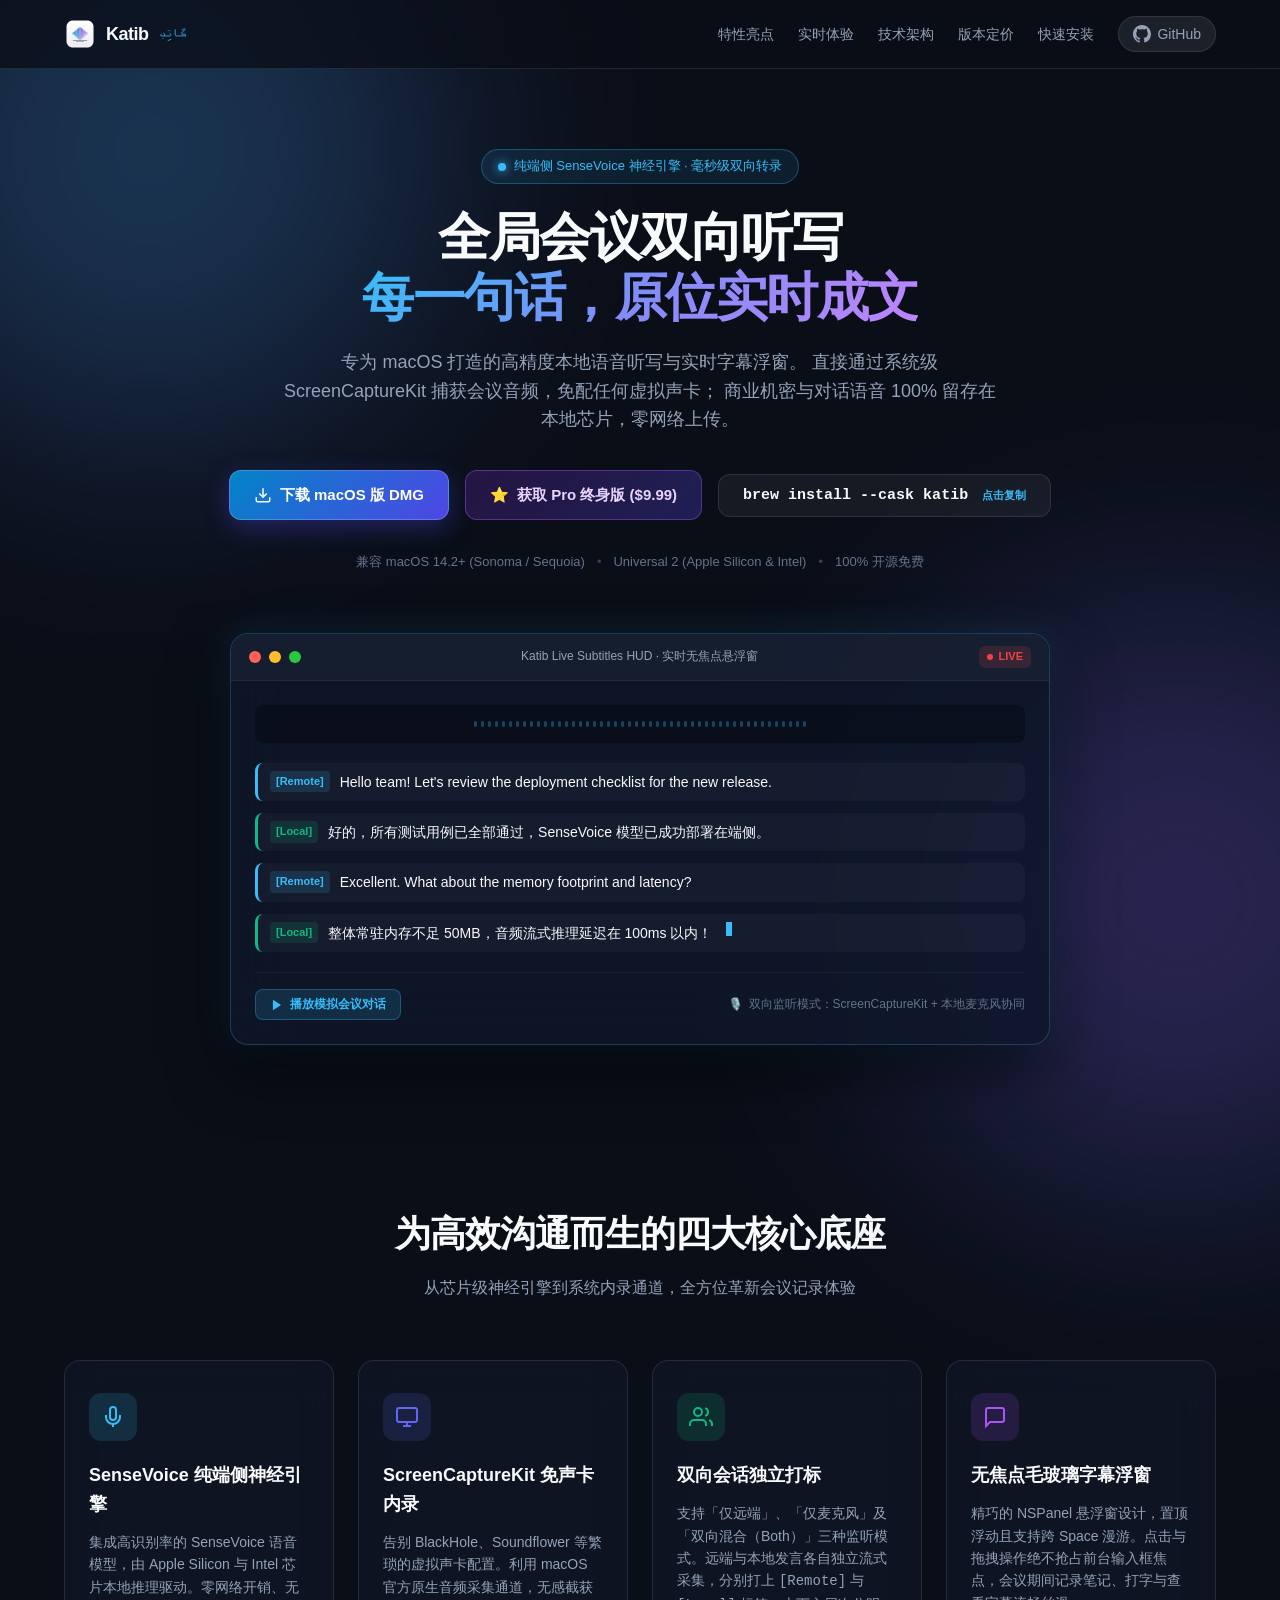
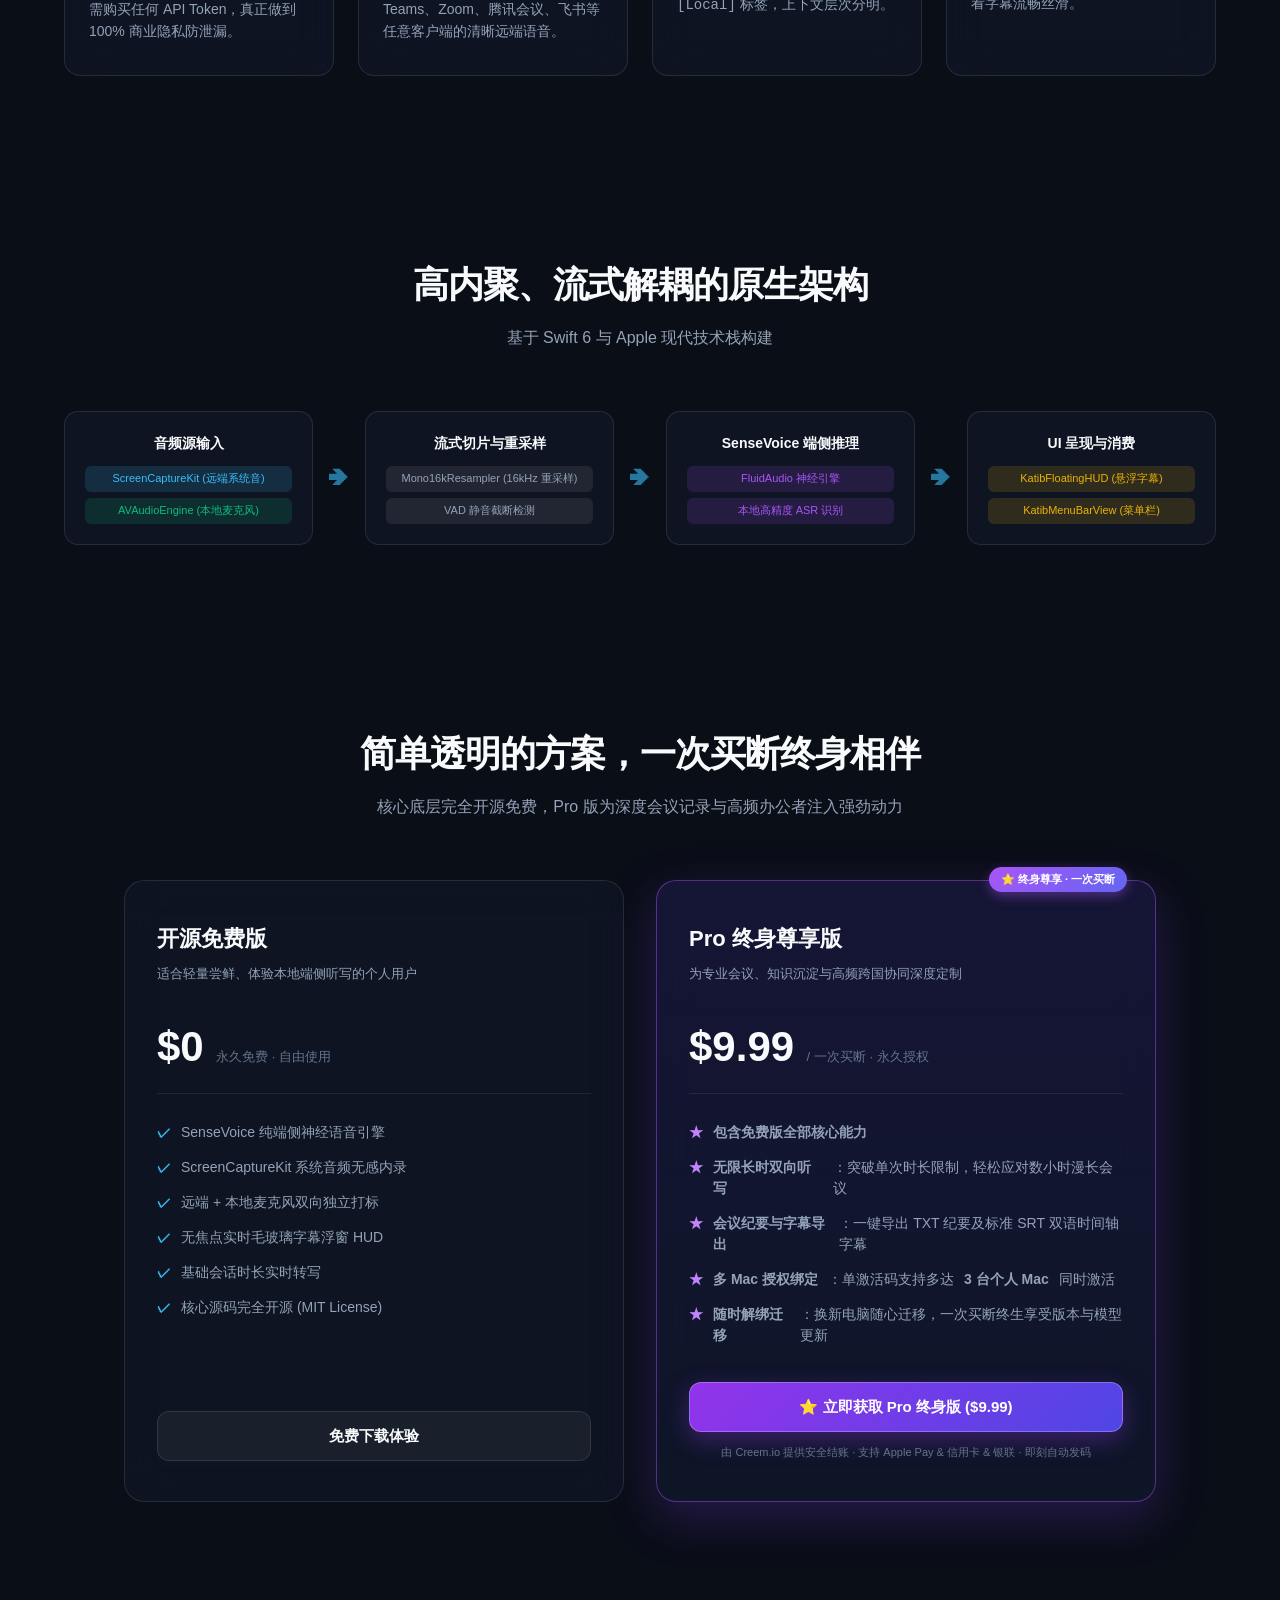
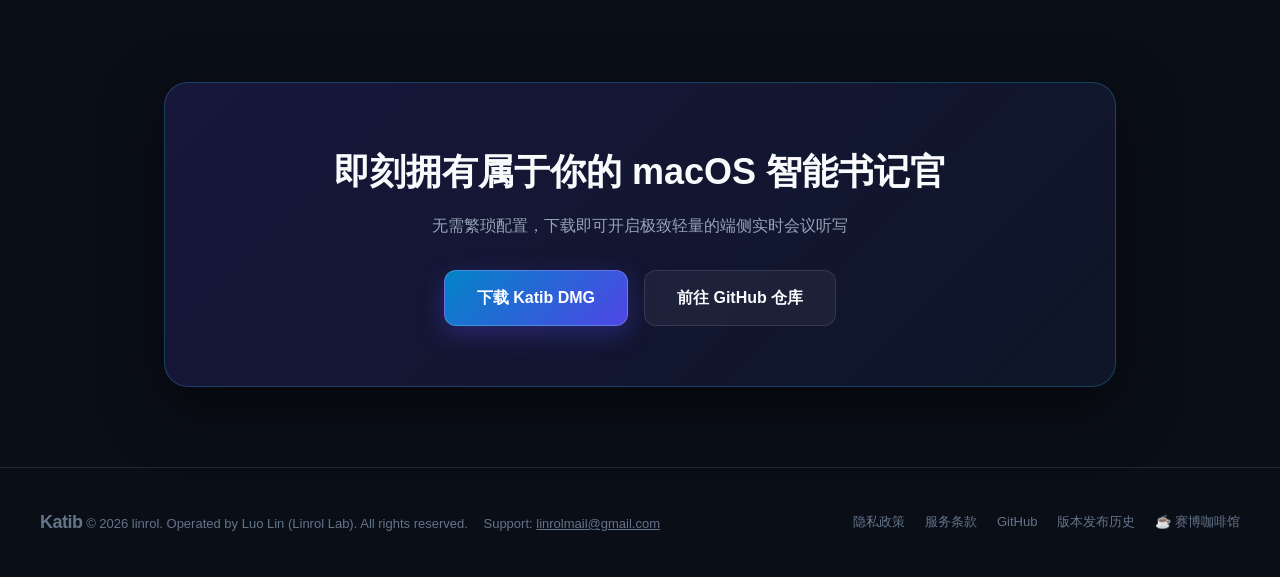
<file: docs/index.html>
<!DOCTYPE html>
<html lang="zh-CN">
  <head>
    <meta charset="utf-8" />
    <meta name="viewport" content="width=device-width, initial-scale=1" />
    <title>Katib · 毫秒级端侧双向会议听写与实时字幕 | macOS 极简原生工具</title>
    <meta
      name="description"
      content="Katib (كَاتِب) 是一款专为 macOS 设计的纯端侧离线、全局会议双向实时语音转录与字幕浮窗工具。基于 SenseVoice 本地神经引擎与 ScreenCaptureKit，免虚拟声卡，100% 隐私安全。"
    />
    <meta
      name="keywords"
      content="Katib, macOS字幕, 会议转录, 实时字幕, 语音转文字, SenseVoice, ScreenCaptureKit, 离线听写, 双向录音, 纯端侧AI, Swift开源, 腾讯会议字幕, Teams字幕, Zoom字幕"
    />
    <meta name="author" content="linrol" />
    <meta name="robots" content="index, follow" />
    <link rel="canonical" href="https://linrol.eu.org/katib/" />

    <!-- Open Graph / Facebook -->
    <meta property="og:type" content="website" />
    <meta property="og:url" content="https://linrol.eu.org/katib/" />
    <meta property="og:title" content="Katib · 毫秒级端侧双向会议听写与实时字幕" />
    <meta
      property="og:description"
      content="专为 macOS 打造的纯端侧离线语音转写工具。ScreenCaptureKit 免声卡内录 + SenseVoice 本地神经引擎，零延迟，100% 隐私安全。"
    />
    <meta property="og:image" content="https://linrol.eu.org/katib/assets/app-icon.png" />

    <!-- Twitter -->
    <meta name="twitter:card" content="summary" />
    <meta name="twitter:title" content="Katib · 毫秒级端侧双向会议听写与实时字幕" />
    <meta
      name="twitter:description"
      content="专为 macOS 打造的纯端侧离线语音转写工具。ScreenCaptureKit 免声卡内录 + SenseVoice 本地神经引擎，零延迟，100% 隐私安全。"
    />
    <meta name="twitter:image" content="https://linrol.eu.org/katib/assets/app-icon.png" />

    <!-- Theme & Icons -->
    <meta name="theme-color" content="#0b0f19" />
    <link rel="icon" type="image/png" href="assets/favicon.png" />
    <link rel="apple-touch-icon" href="assets/app-icon.png" />

    <link rel="stylesheet" href="styles.css" />
  </head>
  <body>
    <!-- Background Aura Glow -->
    <div class="glow-bg top-left"></div>
    <div class="glow-bg bottom-right"></div>

    <!-- Navigation Bar -->
    <header class="navbar">
      <div class="nav-container">
        <a href="#" class="brand">
          <img src="assets/favicon.png" alt="Katib Logo" class="brand-logo" />
          <span class="brand-name">Katib</span>
          <span class="brand-arabic">كَاتِب</span>
        </a>
        <nav class="nav-links">
          <a href="#features">特性亮点</a>
          <a href="#demo">实时体验</a>
          <a href="#architecture">技术架构</a>
          <a href="#pricing">版本定价</a>
          <a href="#install">快速安装</a>
          <a href="https://github.com/linrol/katib" target="_blank" rel="noopener" class="nav-github">
            <svg width="18" height="18" viewBox="0 0 16 16" fill="currentColor">
              <path d="M8 0C3.58 0 0 3.58 0 8c0 3.54 2.29 6.53 5.47 7.59.4.07.55-.17.55-.38 0-.19-.01-.82-.01-1.49-2.01.37-2.53-.49-2.69-.94-.09-.23-.48-.94-.82-1.13-.28-.15-.68-.52-.01-.53.63-.01 1.08.58 1.23.82.72 1.21 1.87.87 2.33.66.07-.52.28-.87.51-1.07-1.78-.2-3.64-.89-3.64-3.95 0-.87.31-1.59.82-2.15-.08-.2-.36-1.02.08-2.12 0 0 .67-.21 2.2.82.64-.18 1.32-.27 2-.27.68 0 1.36.09 2 .27 1.53-1.04 2.2-.82 2.2-.82.44 1.1.16 1.92.08 2.12.51.56.82 1.27.82 2.15 0 3.07-1.87 3.75-3.65 3.95.29.25.54.73.54 1.48 0 1.07-.01 1.93-.01 2.2 0 .21.15.46.55.38A8.013 8.013 0 0016 8c0-4.42-3.58-8-8-8z"/>
            </svg>
            GitHub
          </a>
        </nav>
      </div>
    </header>

    <!-- Hero Section -->
    <main class="hero">
      <div class="hero-container">
        <div class="badge-pill">
          <span class="badge-dot"></span>
          <span>纯端侧 SenseVoice 神经引擎 · 毫秒级双向转录</span>
        </div>

        <h1 class="hero-title">
          全局会议双向听写<br />
          <span class="gradient-text">每一句话，原位实时成文</span>
        </h1>

        <p class="hero-desc">
          专为 macOS 打造的高精度本地语音听写与实时字幕浮窗。
          直接通过系统级 ScreenCaptureKit 捕获会议音频，免配任何虚拟声卡；
          商业机密与对话语音 100% 留存在本地芯片，零网络上传。
        </p>

        <div class="hero-actions">
          <a href="https://github.com/linrol/katib/releases/latest" id="downloadBtn" class="btn btn-primary">
            <svg width="18" height="18" viewBox="0 0 24 24" fill="none" stroke="currentColor" stroke-width="2">
              <path d="M21 15v4a2 2 0 0 1-2 2H5a2 2 0 0 1-2-2v-4"></path>
              <polyline points="7 10 12 15 17 10"></polyline>
              <line x1="12" y1="15" x2="12" y2="3"></line>
            </svg>
            <span id="downloadBtnText">下载 macOS 版 DMG</span>
          </a>
          <a href="https://www.creem.io/payment/prod_7QcjNL9GaMP6RCGo3NNENp" target="_blank" rel="noopener" class="btn btn-pro-hero">
            <span>⭐️</span>
            <span>获取 Pro 终身版 ($9.99)</span>
          </a>
          <button class="btn btn-secondary" onclick="copyBrewCommand()">
            <code id="brewCmd">brew install --cask katib</code>
            <span class="copy-tip" id="copyTip">点击复制</span>
          </button>
        </div>

        <div class="hero-meta">
          <span>兼容 macOS 14.2+ (Sonoma / Sequoia)</span>
          <span class="dot-separator">•</span>
          <span>Universal 2 (Apple Silicon & Intel)</span>
          <span class="dot-separator">•</span>
          <span>100% 开源免费</span>
        </div>
      </div>

      <!-- Live Floating HUD Visual Demo -->
      <section id="demo" class="demo-section">
        <div class="demo-window">
          <div class="window-titlebar">
            <div class="window-buttons">
              <span class="btn-close"></span>
              <span class="btn-min"></span>
              <span class="btn-max"></span>
            </div>
            <div class="window-title">Katib Live Subtitles HUD · 实时无焦点悬浮窗</div>
            <div class="window-badge">
              <span class="live-dot"></span>
              <span>LIVE</span>
            </div>
          </div>

          <div class="window-body">
            <!-- Simulated Waveform Spectrum -->
            <div class="waveform-bar" id="waveformBar">
              <!-- Dynamically populated or styled bars -->
            </div>

            <!-- Dialogue transcript stream -->
            <div class="subtitles-stream" id="subtitlesStream">
              <div class="sentence-item remote">
                <span class="tag tag-remote">[Remote]</span>
                <span class="text">Hello team! Let's review the deployment checklist for the new release.</span>
              </div>
              <div class="sentence-item local">
                <span class="tag tag-local">[Local]</span>
                <span class="text">好的，所有测试用例已全部通过，SenseVoice 模型已成功部署在端侧。</span>
              </div>
              <div class="sentence-item remote">
                <span class="tag tag-remote">[Remote]</span>
                <span class="text">Excellent. What about the memory footprint and latency?</span>
              </div>
              <div class="sentence-item local active">
                <span class="tag tag-local">[Local]</span>
                <span class="text">整体常驻内存不足 50MB，音频流式推理延迟在 100ms 以内！</span>
                <span class="cursor-blink"></span>
              </div>
            </div>

            <!-- Demo Controller -->
            <div class="demo-control-bar">
              <button class="demo-btn" id="playDemoBtn" onclick="toggleDemoSimulation()">
                <svg width="14" height="14" viewBox="0 0 24 24" fill="currentColor">
                  <polygon points="5 3 19 12 5 21 5 3"></polygon>
                </svg>
                <span id="demoBtnLabel">播放模拟会议对话</span>
              </button>
              <div class="demo-status-text">
                <span class="indicator-icon">🎙️</span>
                <span>双向监听模式：ScreenCaptureKit + 本地麦克风协同</span>
              </div>
            </div>
          </div>
        </div>
      </section>
    </main>

    <!-- Key Features Section -->
    <section id="features" class="features-section">
      <div class="section-container">
        <div class="section-header">
          <h2 class="section-title">为高效沟通而生的四大核心底座</h2>
          <p class="section-subtitle">从芯片级神经引擎到系统内录通道，全方位革新会议记录体验</p>
        </div>

        <div class="features-grid">
          <div class="feature-card">
            <div class="feature-icon-wrapper cyan">
              <svg width="24" height="24" viewBox="0 0 24 24" fill="none" stroke="currentColor" stroke-width="2">
                <path d="M12 2a3 3 0 0 0-3 3v7a3 3 0 0 0 6 0V5a3 3 0 0 0-3-3Z"></path>
                <path d="M19 10v2a7 7 0 0 1-14 0v-2"></path>
                <line x1="12" y1="19" x2="12" y2="22"></line>
              </svg>
            </div>
            <h3>SenseVoice 纯端侧神经引擎</h3>
            <p>
              集成高识别率的 SenseVoice 语音模型，由 Apple Silicon 与 Intel 芯片本地推理驱动。零网络开销、无需购买任何 API Token，真正做到 100% 商业隐私防泄漏。
            </p>
          </div>

          <div class="feature-card">
            <div class="feature-icon-wrapper indigo">
              <svg width="24" height="24" viewBox="0 0 24 24" fill="none" stroke="currentColor" stroke-width="2">
                <rect x="2" y="3" width="20" height="14" rx="2" ry="2"></rect>
                <line x1="8" y1="21" x2="16" y2="21"></line>
                <line x1="12" y1="17" x2="12" y2="21"></line>
              </svg>
            </div>
            <h3>ScreenCaptureKit 免声卡内录</h3>
            <p>
              告别 BlackHole、Soundflower 等繁琐的虚拟声卡配置。利用 macOS 官方原生音频采集通道，无感截获 Teams、Zoom、腾讯会议、飞书等任意客户端的清晰远端语音。
            </p>
          </div>

          <div class="feature-card">
            <div class="feature-icon-wrapper green">
              <svg width="24" height="24" viewBox="0 0 24 24" fill="none" stroke="currentColor" stroke-width="2">
                <path d="M17 21v-2a4 4 0 0 0-4-4H5a4 4 0 0 0-4 4v2"></path>
                <circle cx="9" cy="7" r="4"></circle>
                <path d="M23 21v-2a4 4 0 0 0-3-3.87"></path>
                <path d="M16 3.13a4 4 0 0 1 0 7.75"></path>
              </svg>
            </div>
            <h3>双向会话独立打标</h3>
            <p>
              支持「仅远端」、「仅麦克风」及「双向混合（Both）」三种监听模式。远端与本地发言各自独立流式采集，分别打上 <code>[Remote]</code> 与 <code>[Local]</code> 标签，上下文层次分明。
            </p>
          </div>

          <div class="feature-card">
            <div class="feature-icon-wrapper purple">
              <svg width="24" height="24" viewBox="0 0 24 24" fill="none" stroke="currentColor" stroke-width="2">
                <path d="M21 15a2 2 0 0 1-2 2H7l-4 4V5a2 2 0 0 1 2-2h14a2 2 0 0 1 2 2z"></path>
              </svg>
            </div>
            <h3>无焦点毛玻璃字幕浮窗</h3>
            <p>
              精巧的 NSPanel 悬浮窗设计，置顶浮动且支持跨 Space 漫游。点击与拖拽操作绝不抢占前台输入框焦点，会议期间记录笔记、打字与查看字幕流畅丝滑。
            </p>
          </div>
        </div>
      </div>
    </section>

    <!-- Architecture Section -->
    <section id="architecture" class="arch-section">
      <div class="section-container">
        <div class="section-header">
          <h2 class="section-title">高内聚、流式解耦的原生架构</h2>
          <p class="section-subtitle">基于 Swift 6 与 Apple 现代技术栈构建</p>
        </div>

        <div class="arch-flow">
          <div class="arch-node">
            <div class="node-title">音频源输入</div>
            <div class="node-content">
              <span class="pill blue">ScreenCaptureKit (远端系统音)</span>
              <span class="pill green">AVAudioEngine (本地麦克风)</span>
            </div>
          </div>
          <div class="arch-arrow">➔</div>
          <div class="arch-node">
            <div class="node-title">流式切片与重采样</div>
            <div class="node-content">
              <span class="pill gray">Mono16kResampler (16kHz 重采样)</span>
              <span class="pill gray">VAD 静音截断检测</span>
            </div>
          </div>
          <div class="arch-arrow">➔</div>
          <div class="arch-node">
            <div class="node-title">SenseVoice 端侧推理</div>
            <div class="node-content">
              <span class="pill purple">FluidAudio 神经引擎</span>
              <span class="pill purple">本地高精度 ASR 识别</span>
            </div>
          </div>
          <div class="arch-arrow">➔</div>
          <div class="arch-node">
            <div class="node-title">UI 呈现与消费</div>
            <div class="node-content">
              <span class="pill yellow">KatibFloatingHUD (悬浮字幕)</span>
              <span class="pill yellow">KatibMenuBarView (菜单栏)</span>
            </div>
          </div>
        </div>
      </div>
    </section>

    <!-- Pricing Section -->
    <section id="pricing" class="pricing-section">
      <div class="section-container">
        <div class="section-header">
          <h2 class="section-title">简单透明的方案，一次买断终身相伴</h2>
          <p class="section-subtitle">核心底层完全开源免费，Pro 版为深度会议记录与高频办公者注入强劲动力</p>
        </div>

        <div class="pricing-grid">
          <!-- Free Plan -->
          <div class="pricing-card">
            <div class="pricing-header">
              <h3 class="pricing-plan-title">开源免费版</h3>
              <p class="pricing-plan-desc">适合轻量尝鲜、体验本地端侧听写的个人用户</p>
            </div>
            <div class="pricing-price-box">
              <div class="pricing-price">$0</div>
              <span class="pricing-price-sub">永久免费 · 自由使用</span>
            </div>
            <ul class="pricing-features">
              <li><span class="check-icon">✓</span> SenseVoice 纯端侧神经语音引擎</li>
              <li><span class="check-icon">✓</span> ScreenCaptureKit 系统音频无感内录</li>
              <li><span class="check-icon">✓</span> 远端 + 本地麦克风双向独立打标</li>
              <li><span class="check-icon">✓</span> 无焦点实时毛玻璃字幕浮窗 HUD</li>
              <li><span class="check-icon">✓</span> 基础会话时长实时转写</li>
              <li><span class="check-icon">✓</span> 核心源码完全开源 (MIT License)</li>
            </ul>
            <a href="https://github.com/linrol/katib/releases/latest" class="btn btn-secondary btn-full">
              免费下载体验
            </a>
          </div>

          <!-- Pro Plan -->
          <div class="pricing-card featured">
            <div class="pricing-tag">⭐️ 终身尊享 · 一次买断</div>
            <div class="pricing-header">
              <h3 class="pricing-plan-title">Pro 终身尊享版</h3>
              <p class="pricing-plan-desc">为专业会议、知识沉淀与高频跨国协同深度定制</p>
            </div>
            <div class="pricing-price-box">
              <div class="pricing-price">$9.99</div>
              <span class="pricing-price-sub">/ 一次买断 · 永久授权</span>
            </div>
            <ul class="pricing-features">
              <li><span class="check-icon pro">★</span> <strong>包含免费版全部核心能力</strong></li>
              <li><span class="check-icon pro">★</span> <strong>无限长时双向听写</strong>：突破单次时长限制，轻松应对数小时漫长会议</li>
              <li><span class="check-icon pro">★</span> <strong>会议纪要与字幕导出</strong>：一键导出 TXT 纪要及标准 SRT 双语时间轴字幕</li>
              <li><span class="check-icon pro">★</span> <strong>多 Mac 授权绑定</strong>：单激活码支持多达 <strong>3 台个人 Mac</strong> 同时激活</li>
              <li><span class="check-icon pro">★</span> <strong>随时解绑迁移</strong>：换新电脑随心迁移，一次买断终生享受版本与模型更新</li>
            </ul>
            <a href="https://www.creem.io/payment/prod_7QcjNL9GaMP6RCGo3NNENp" target="_blank" rel="noopener" class="btn btn-pro btn-full">
              ⭐️ 立即获取 Pro 终身版 ($9.99)
            </a>
            <div class="pricing-note">由 Creem.io 提供安全结账 · 支持 Apple Pay & 信用卡 & 银联 · 即刻自动发码</div>
          </div>
        </div>
      </div>
    </section>

    <!-- Installation CTA Section -->
    <section id="install" class="install-section">
      <div class="section-container">
        <div class="cta-box">
          <h2>即刻拥有属于你的 macOS 智能书记官</h2>
          <p>无需繁琐配置，下载即可开启极致轻量的端侧实时会议听写</p>
          <div class="cta-buttons">
            <a href="https://github.com/linrol/katib/releases/latest" class="btn btn-primary btn-large">
              下载 Katib DMG
            </a>
            <a href="https://github.com/linrol/katib" target="_blank" rel="noopener" class="btn btn-secondary btn-large">
              前往 GitHub 仓库
            </a>
          </div>
        </div>
      </div>
    </section>

    <!-- Footer -->
    <footer class="footer">
      <div class="footer-container">
        <div class="footer-left">
          <span class="brand-name">Katib</span>
          <span class="copyright">© 2026 linrol. Operated by Luo Lin (Linrol Lab). All rights reserved.</span>
          <span class="support-info" style="margin-left: 12px;">Support: <a href="mailto:linrolmail@gmail.com" style="color:inherit; text-decoration:underline;">linrolmail@gmail.com</a></span>
        </div>
        <div class="footer-links">
          <a href="privacy.html">隐私政策</a>
          <a href="terms.html">服务条款</a>
          <a href="https://github.com/linrol/katib" target="_blank" rel="noopener">GitHub</a>
          <a href="https://github.com/linrol/katib/releases" target="_blank" rel="noopener">版本发布历史</a>
          <a href="/" target="_blank" rel="noopener">☕ 赛博咖啡馆</a>
        </div>
      </div>
    </footer>

    <script src="app.js"></script>
  </body>
</html>
</file>
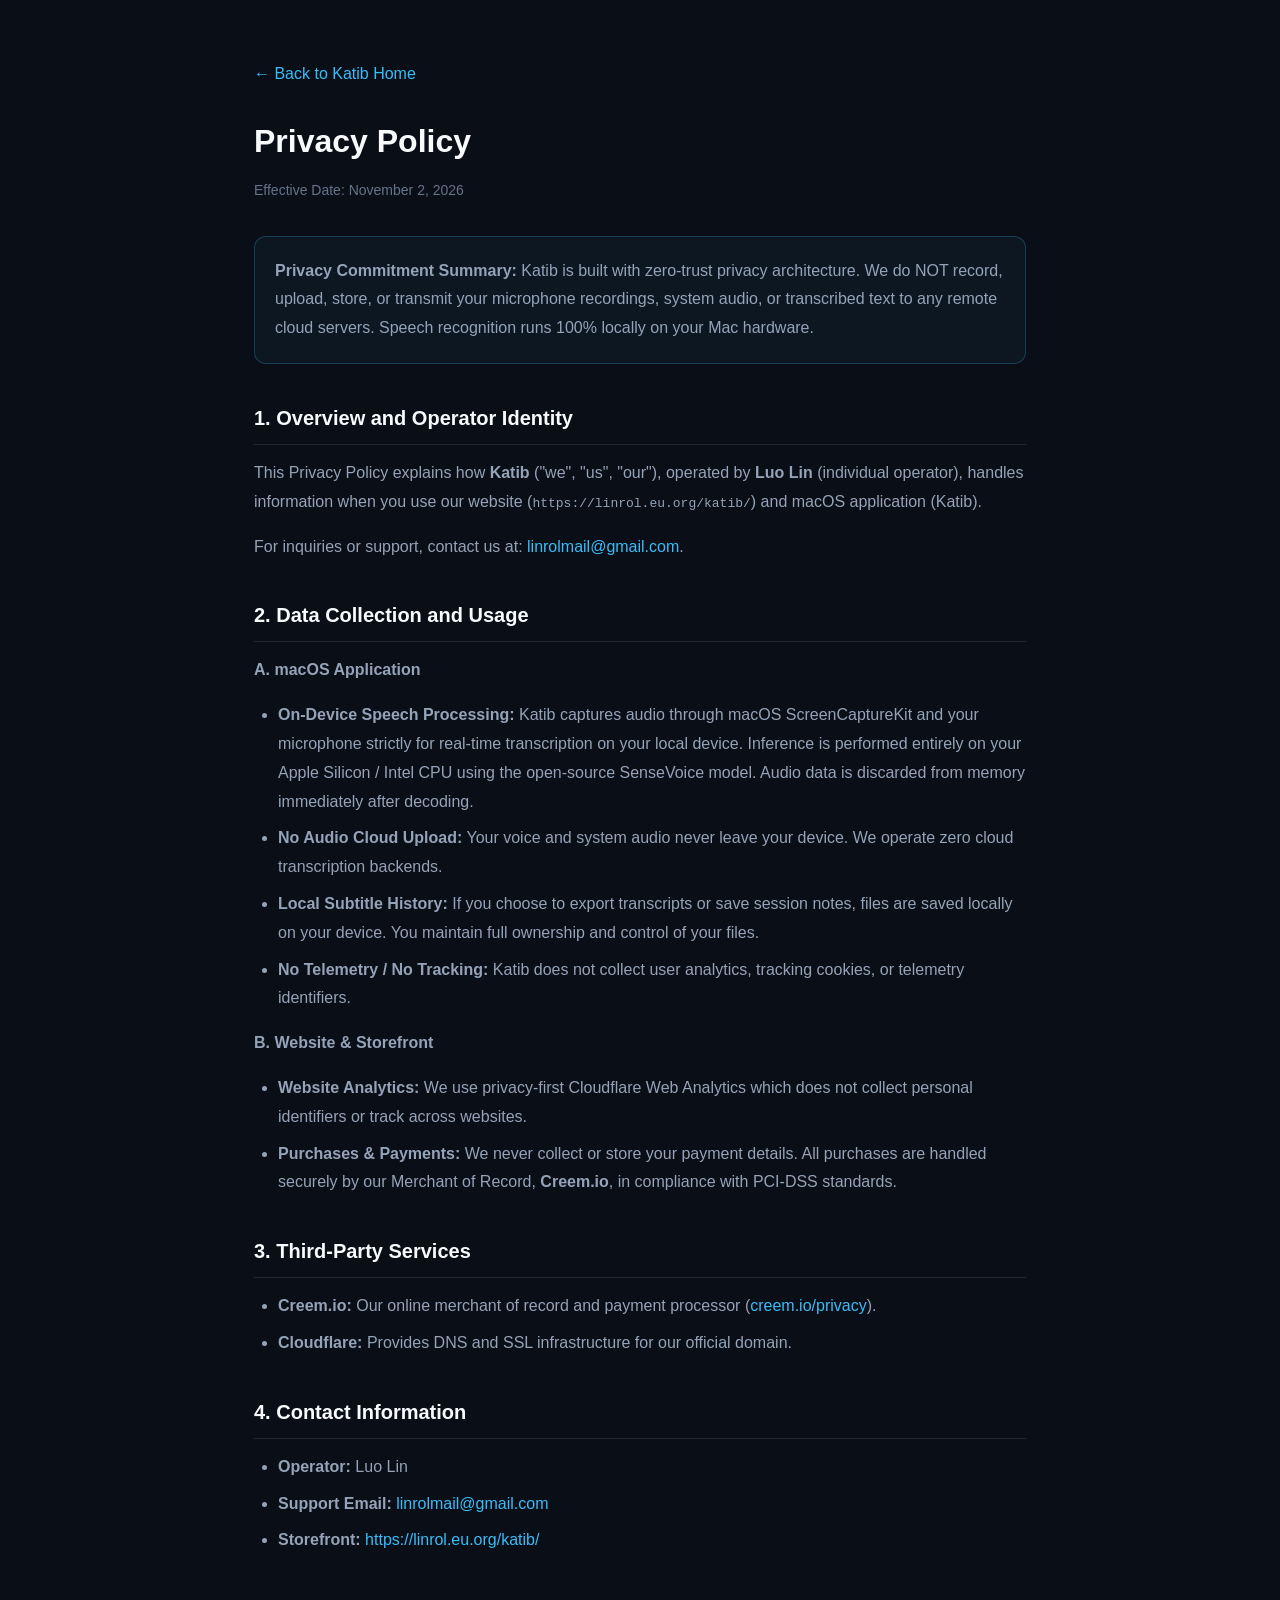
<file: docs/privacy.html>
<!DOCTYPE html>
<html lang="zh-CN">
  <head>
    <meta charset="utf-8" />
    <meta name="viewport" content="width=device-width, initial-scale=1" />
    <title>Privacy Policy - Katib</title>
    <meta name="description" content="Katib Privacy Policy and Data Handling Principles." />
    <meta name="robots" content="index, follow" />
    <link rel="canonical" href="https://linrol.eu.org/katib/privacy.html" />
    <link rel="icon" type="image/png" href="assets/favicon.png" />
    <link rel="stylesheet" href="styles.css" />
    <style>
      .legal-container {
        max-width: 820px;
        margin: 60px auto 100px auto;
        padding: 0 24px;
        line-height: 1.8;
        color: var(--text-secondary);
      }
      .legal-container h1 {
        font-size: 32px;
        color: var(--text-primary);
        margin-bottom: 8px;
      }
      .legal-container .effective-date {
        font-size: 14px;
        color: var(--text-muted);
        margin-bottom: 32px;
        display: block;
      }
      .legal-container h2 {
        font-size: 20px;
        color: var(--text-primary);
        margin-top: 36px;
        margin-bottom: 14px;
        border-bottom: 1px solid var(--border-color);
        padding-bottom: 8px;
      }
      .legal-container p, .legal-container ul {
        margin-bottom: 16px;
      }
      .legal-container ul {
        padding-left: 24px;
      }
      .legal-container li {
        margin-bottom: 8px;
      }
      .legal-container a {
        color: var(--accent-cyan);
        text-decoration: none;
      }
      .legal-container a:hover {
        text-decoration: underline;
      }
      .legal-back-nav {
        margin-bottom: 24px;
      }
      .legal-card {
        background: rgba(56, 189, 248, 0.05);
        border: 1px solid var(--border-glow);
        border-radius: 12px;
        padding: 20px;
        margin-bottom: 28px;
      }
    </style>
  </head>
  <body>
    <div class="legal-container">
      <div class="legal-back-nav">
        <a href="./">← Back to Katib Home</a>
      </div>

      <h1>Privacy Policy</h1>
      <span class="effective-date">Effective Date: November 2, 2026</span>

      <div class="legal-card">
        <strong>Privacy Commitment Summary:</strong> Katib is built with zero-trust privacy architecture. We do NOT record, upload, store, or transmit your microphone recordings, system audio, or transcribed text to any remote cloud servers. Speech recognition runs 100% locally on your Mac hardware.
      </div>

      <h2>1. Overview and Operator Identity</h2>
      <p>
        This Privacy Policy explains how <strong>Katib</strong> ("we", "us", "our"), operated by <strong>Luo Lin</strong> (individual operator), handles information when you use our website (<code>https://linrol.eu.org/katib/</code>) and macOS application (Katib).
      </p>
      <p>
        For inquiries or support, contact us at: <a href="mailto:linrolmail@gmail.com">linrolmail@gmail.com</a>.
      </p>

      <h2>2. Data Collection and Usage</h2>
      <p><strong>A. macOS Application</strong></p>
      <ul>
        <li><strong>On-Device Speech Processing:</strong> Katib captures audio through macOS ScreenCaptureKit and your microphone strictly for real-time transcription on your local device. Inference is performed entirely on your Apple Silicon / Intel CPU using the open-source SenseVoice model. Audio data is discarded from memory immediately after decoding.</li>
        <li><strong>No Audio Cloud Upload:</strong> Your voice and system audio never leave your device. We operate zero cloud transcription backends.</li>
        <li><strong>Local Subtitle History:</strong> If you choose to export transcripts or save session notes, files are saved locally on your device. You maintain full ownership and control of your files.</li>
        <li><strong>No Telemetry / No Tracking:</strong> Katib does not collect user analytics, tracking cookies, or telemetry identifiers.</li>
      </ul>

      <p><strong>B. Website & Storefront</strong></p>
      <ul>
        <li><strong>Website Analytics:</strong> We use privacy-first Cloudflare Web Analytics which does not collect personal identifiers or track across websites.</li>
        <li><strong>Purchases & Payments:</strong> We never collect or store your payment details. All purchases are handled securely by our Merchant of Record, <strong>Creem.io</strong>, in compliance with PCI-DSS standards.</li>
      </ul>

      <h2>3. Third-Party Services</h2>
      <ul>
        <li><strong>Creem.io:</strong> Our online merchant of record and payment processor (<a href="https://www.creem.io/privacy" target="_blank" rel="noopener noreferrer">creem.io/privacy</a>).</li>
        <li><strong>Cloudflare:</strong> Provides DNS and SSL infrastructure for our official domain.</li>
      </ul>

      <h2>4. Contact Information</h2>
      <ul>
        <li><strong>Operator:</strong> Luo Lin</li>
        <li><strong>Support Email:</strong> <a href="mailto:linrolmail@gmail.com">linrolmail@gmail.com</a></li>
        <li><strong>Storefront:</strong> <a href="https://linrol.eu.org/katib/">https://linrol.eu.org/katib/</a></li>
      </ul>
    </div>
  </body>
</html>
</file>
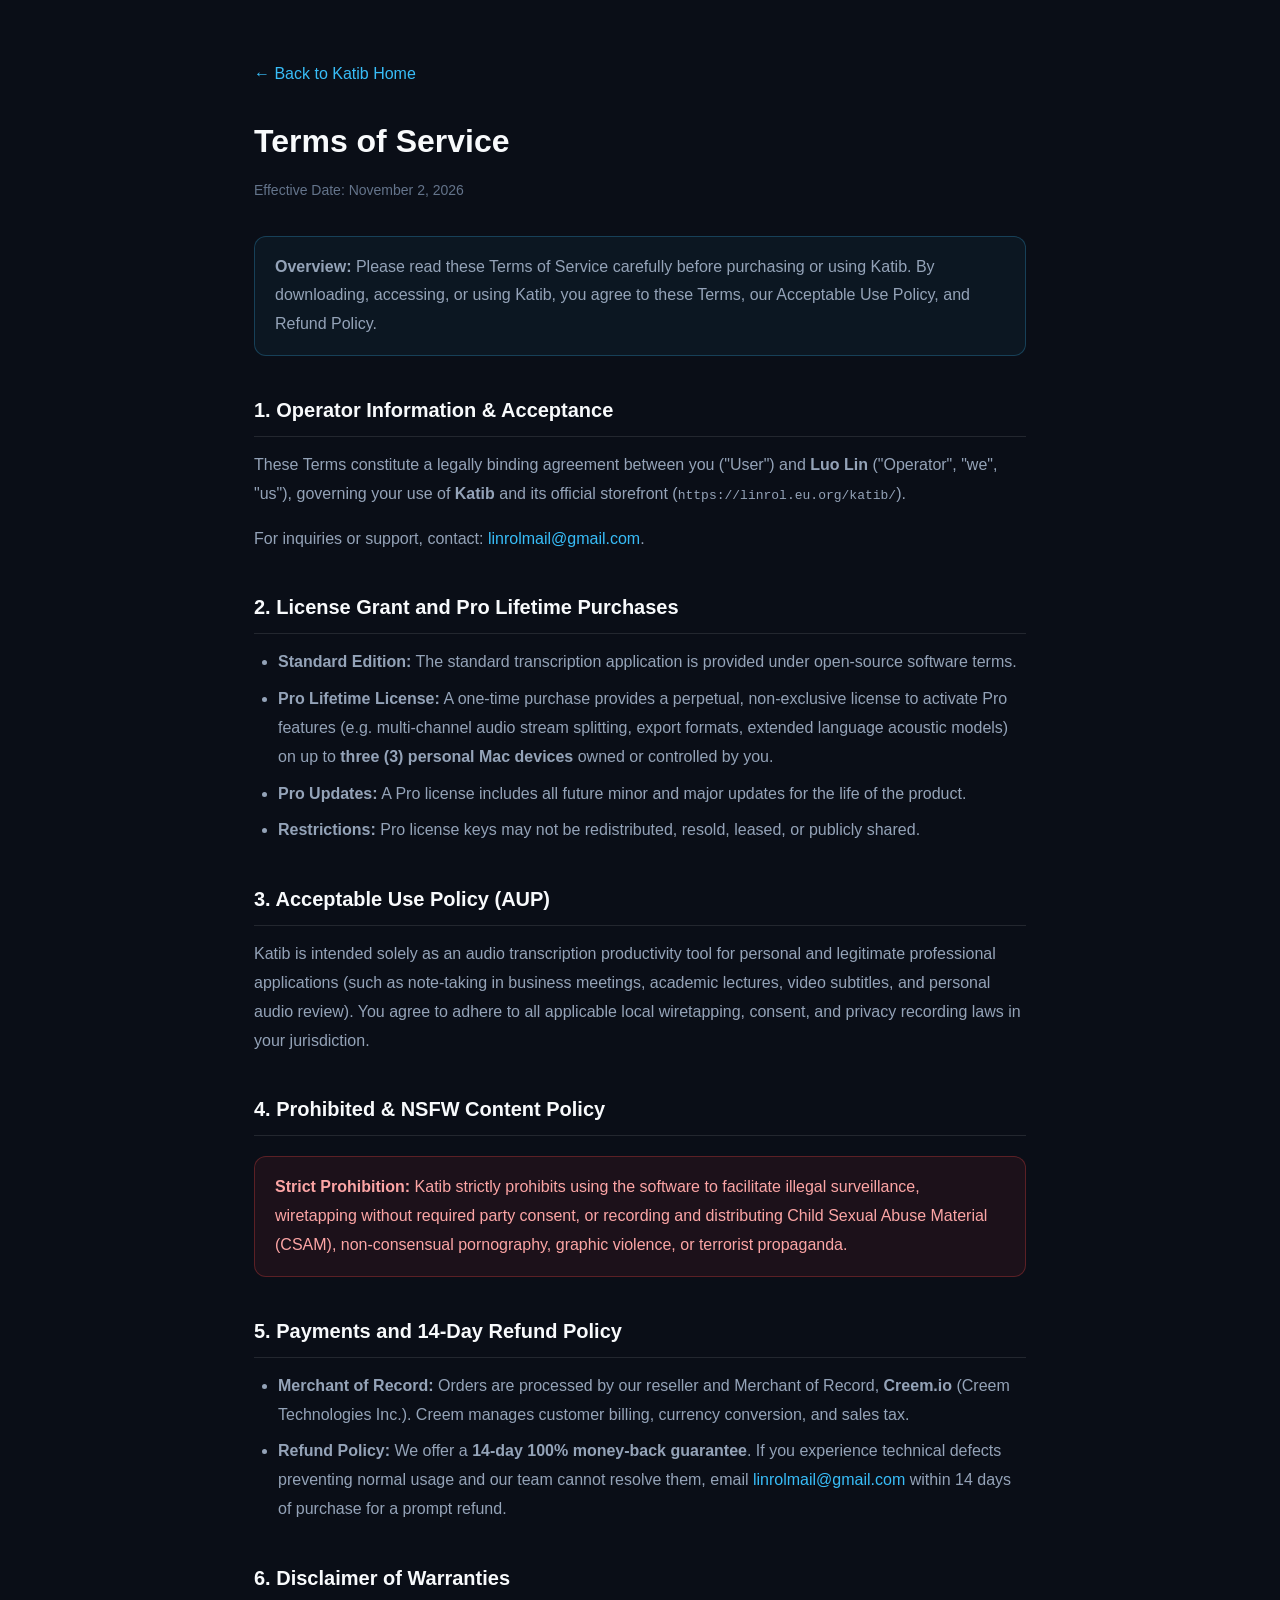
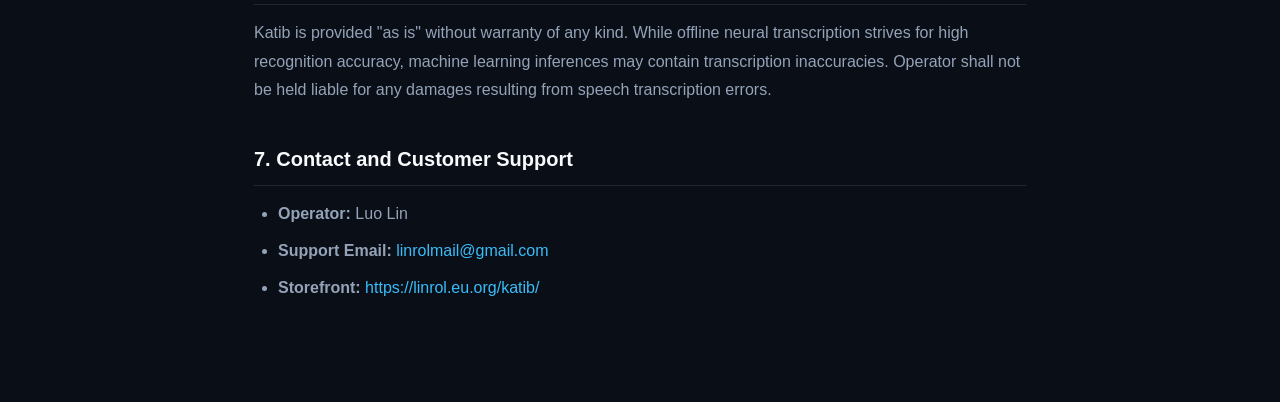
<file: docs/terms.html>
<!DOCTYPE html>
<html lang="zh-CN">
  <head>
    <meta charset="utf-8" />
    <meta name="viewport" content="width=device-width, initial-scale=1" />
    <title>Terms of Service - Katib</title>
    <meta name="description" content="Katib Terms of Service, Acceptable Use Policy, and Refund Policy." />
    <meta name="robots" content="index, follow" />
    <link rel="canonical" href="https://linrol.eu.org/katib/terms.html" />
    <link rel="icon" type="image/png" href="assets/favicon.png" />
    <link rel="stylesheet" href="styles.css" />
    <style>
      .legal-container {
        max-width: 820px;
        margin: 60px auto 100px auto;
        padding: 0 24px;
        line-height: 1.8;
        color: var(--text-secondary);
      }
      .legal-container h1 {
        font-size: 32px;
        color: var(--text-primary);
        margin-bottom: 8px;
      }
      .legal-container .effective-date {
        font-size: 14px;
        color: var(--text-muted);
        margin-bottom: 32px;
        display: block;
      }
      .legal-container h2 {
        font-size: 20px;
        color: var(--text-primary);
        margin-top: 36px;
        margin-bottom: 14px;
        border-bottom: 1px solid var(--border-color);
        padding-bottom: 8px;
      }
      .legal-container p, .legal-container ul {
        margin-bottom: 16px;
      }
      .legal-container ul {
        padding-left: 24px;
      }
      .legal-container li {
        margin-bottom: 8px;
      }
      .legal-container a {
        color: var(--accent-cyan);
        text-decoration: none;
      }
      .legal-container a:hover {
        text-decoration: underline;
      }
      .legal-back-nav {
        margin-bottom: 24px;
      }
      .alert-box {
        background: rgba(239, 68, 68, 0.08);
        border: 1px solid rgba(239, 68, 68, 0.3);
        border-radius: 12px;
        padding: 16px 20px;
        margin: 20px 0;
        color: #fca5a5;
      }
      .info-box {
        background: rgba(56, 189, 248, 0.05);
        border: 1px solid var(--border-glow);
        border-radius: 12px;
        padding: 16px 20px;
        margin: 20px 0;
      }
    </style>
  </head>
  <body>
    <div class="legal-container">
      <div class="legal-back-nav">
        <a href="./">← Back to Katib Home</a>
      </div>

      <h1>Terms of Service</h1>
      <span class="effective-date">Effective Date: November 2, 2026</span>

      <div class="info-box">
        <strong>Overview:</strong> Please read these Terms of Service carefully before purchasing or using Katib. By downloading, accessing, or using Katib, you agree to these Terms, our Acceptable Use Policy, and Refund Policy.
      </div>

      <h2>1. Operator Information & Acceptance</h2>
      <p>
        These Terms constitute a legally binding agreement between you ("User") and <strong>Luo Lin</strong> ("Operator", "we", "us"), governing your use of <strong>Katib</strong> and its official storefront (<code>https://linrol.eu.org/katib/</code>).
      </p>
      <p>
        For inquiries or support, contact: <a href="mailto:linrolmail@gmail.com">linrolmail@gmail.com</a>.
      </p>

      <h2>2. License Grant and Pro Lifetime Purchases</h2>
      <ul>
        <li><strong>Standard Edition:</strong> The standard transcription application is provided under open-source software terms.</li>
        <li><strong>Pro Lifetime License:</strong> A one-time purchase provides a perpetual, non-exclusive license to activate Pro features (e.g. multi-channel audio stream splitting, export formats, extended language acoustic models) on up to <strong>three (3) personal Mac devices</strong> owned or controlled by you.</li>
        <li><strong>Pro Updates:</strong> A Pro license includes all future minor and major updates for the life of the product.</li>
        <li><strong>Restrictions:</strong> Pro license keys may not be redistributed, resold, leased, or publicly shared.</li>
      </ul>

      <h2>3. Acceptable Use Policy (AUP)</h2>
      <p>
        Katib is intended solely as an audio transcription productivity tool for personal and legitimate professional applications (such as note-taking in business meetings, academic lectures, video subtitles, and personal audio review). You agree to adhere to all applicable local wiretapping, consent, and privacy recording laws in your jurisdiction.
      </p>

      <h2>4. Prohibited & NSFW Content Policy</h2>
      <div class="alert-box">
        <strong>Strict Prohibition:</strong> Katib strictly prohibits using the software to facilitate illegal surveillance, wiretapping without required party consent, or recording and distributing Child Sexual Abuse Material (CSAM), non-consensual pornography, graphic violence, or terrorist propaganda.
      </div>

      <h2>5. Payments and 14-Day Refund Policy</h2>
      <ul>
        <li><strong>Merchant of Record:</strong> Orders are processed by our reseller and Merchant of Record, <strong>Creem.io</strong> (Creem Technologies Inc.). Creem manages customer billing, currency conversion, and sales tax.</li>
        <li><strong>Refund Policy:</strong> We offer a <strong>14-day 100% money-back guarantee</strong>. If you experience technical defects preventing normal usage and our team cannot resolve them, email <a href="mailto:linrolmail@gmail.com">linrolmail@gmail.com</a> within 14 days of purchase for a prompt refund.</li>
      </ul>

      <h2>6. Disclaimer of Warranties</h2>
      <p>
        Katib is provided "as is" without warranty of any kind. While offline neural transcription strives for high recognition accuracy, machine learning inferences may contain transcription inaccuracies. Operator shall not be held liable for any damages resulting from speech transcription errors.
      </p>

      <h2>7. Contact and Customer Support</h2>
      <ul>
        <li><strong>Operator:</strong> Luo Lin</li>
        <li><strong>Support Email:</strong> <a href="mailto:linrolmail@gmail.com">linrolmail@gmail.com</a></li>
        <li><strong>Storefront:</strong> <a href="https://linrol.eu.org/katib/">https://linrol.eu.org/katib/</a></li>
      </ul>
    </div>
  </body>
</html>
</file>
<file: docs/styles.css>
/* --- CSS RESET & BASE --- */
*, *::before, *::after {
  box-sizing: border-box;
  margin: 0;
  padding: 0;
}

:root {
  --bg-primary: #0a0e17;
  --bg-secondary: #111827;
  --bg-card: rgba(17, 24, 39, 0.7);
  --border-color: rgba(255, 255, 255, 0.1);
  --border-glow: rgba(56, 189, 248, 0.25);
  
  --text-primary: #f8fafc;
  --text-secondary: #94a3b8;
  --text-muted: #64748b;
  
  --accent-cyan: #38bdf8;
  --accent-blue: #3b82f6;
  --accent-indigo: #6366f1;
  --accent-purple: #a855f7;
  --accent-green: #10b981;

  --font-family: -apple-system, BlinkMacSystemFont, "SF Pro Display", "SF Pro Text", "Helvetica Neue", sans-serif;
}

html {
  scroll-behavior: smooth;
  font-family: var(--font-family);
  background-color: var(--bg-primary);
  color: var(--text-primary);
  line-height: 1.6;
  -webkit-font-smoothing: antialiased;
}

body {
  position: relative;
  overflow-x: hidden;
  min-height: 100vh;
}

/* Background Ambient Glows */
.glow-bg {
  position: absolute;
  width: 600px;
  height: 600px;
  border-radius: 50%;
  filter: blur(120px);
  opacity: 0.25;
  pointer-events: none;
  z-index: 0;
}
.glow-bg.top-left {
  top: -150px;
  left: -150px;
  background: radial-gradient(circle, var(--accent-cyan), var(--accent-indigo));
}
.glow-bg.bottom-right {
  top: 600px;
  right: -200px;
  background: radial-gradient(circle, var(--accent-purple), var(--accent-blue));
}

/* Navbar */
.navbar {
  position: sticky;
  top: 0;
  z-index: 100;
  backdrop-filter: blur(20px);
  -webkit-backdrop-filter: blur(20px);
  background: rgba(10, 14, 23, 0.75);
  border-bottom: 1px solid var(--border-color);
}
.nav-container {
  max-width: 1200px;
  margin: 0 auto;
  padding: 16px 24px;
  display: flex;
  justify-content: space-between;
  align-items: center;
}
.brand {
  display: flex;
  align-items: center;
  gap: 10px;
  text-decoration: none;
  color: var(--text-primary);
}
.brand-logo {
  width: 32px;
  height: 32px;
  border-radius: 8px;
}
.brand-name {
  font-size: 18px;
  font-weight: 700;
  letter-spacing: -0.5px;
}
.brand-arabic {
  font-size: 14px;
  color: var(--accent-cyan);
  opacity: 0.9;
}
.nav-links {
  display: flex;
  align-items: center;
  gap: 24px;
}
.nav-links a {
  color: var(--text-secondary);
  text-decoration: none;
  font-size: 14px;
  font-weight: 500;
  transition: color 0.2s ease;
}
.nav-links a:hover {
  color: var(--text-primary);
}
.nav-github {
  display: inline-flex;
  align-items: center;
  gap: 6px;
  padding: 6px 14px;
  background: rgba(255, 255, 255, 0.08);
  border: 1px solid var(--border-color);
  border-radius: 20px;
}
.nav-github:hover {
  background: rgba(255, 255, 255, 0.15);
}

/* Hero Section */
.hero {
  position: relative;
  z-index: 1;
  max-width: 1100px;
  margin: 0 auto;
  padding: 80px 24px 60px;
  text-align: center;
}
.badge-pill {
  display: inline-flex;
  align-items: center;
  gap: 8px;
  padding: 6px 16px;
  background: rgba(56, 189, 248, 0.1);
  border: 1px solid rgba(56, 189, 248, 0.3);
  border-radius: 9999px;
  font-size: 13px;
  color: var(--accent-cyan);
  margin-bottom: 24px;
}
.badge-dot {
  width: 8px;
  height: 8px;
  border-radius: 50%;
  background: var(--accent-cyan);
  box-shadow: 0 0 10px var(--accent-cyan);
  animation: pulse 2s infinite ease-in-out;
}
@keyframes pulse {
  0%, 100% { opacity: 0.6; transform: scale(0.9); }
  50% { opacity: 1; transform: scale(1.2); }
}

.hero-title {
  font-size: 52px;
  line-height: 1.15;
  font-weight: 800;
  letter-spacing: -1.5px;
  margin-bottom: 20px;
}
.gradient-text {
  background: linear-gradient(135deg, #38bdf8 0%, #818cf8 50%, #c084fc 100%);
  -webkit-background-clip: text;
  -webkit-text-fill-color: transparent;
}
.hero-desc {
  max-width: 720px;
  margin: 0 auto 36px;
  font-size: 18px;
  color: var(--text-secondary);
  line-height: 1.6;
}

.hero-actions {
  display: flex;
  justify-content: center;
  align-items: center;
  gap: 16px;
  margin-bottom: 32px;
  flex-wrap: wrap;
}
.btn {
  display: inline-flex;
  align-items: center;
  justify-content: center;
  gap: 8px;
  padding: 12px 24px;
  border-radius: 12px;
  font-size: 15px;
  font-weight: 600;
  text-decoration: none;
  cursor: pointer;
  transition: all 0.2s cubic-bezier(0.16, 1, 0.3, 1);
}
.btn-primary {
  background: linear-gradient(135deg, #0284c7, #4f46e5);
  color: #fff;
  border: 1px solid rgba(255, 255, 255, 0.2);
  box-shadow: 0 8px 24px rgba(79, 70, 229, 0.35);
}
.btn-primary:hover {
  transform: translateY(-2px);
  box-shadow: 0 12px 30px rgba(79, 70, 229, 0.45);
}
.btn-secondary {
  background: rgba(255, 255, 255, 0.05);
  color: var(--text-primary);
  border: 1px solid var(--border-color);
  position: relative;
}
.btn-secondary:hover {
  background: rgba(255, 255, 255, 0.1);
  border-color: rgba(255, 255, 255, 0.25);
}
.copy-tip {
  font-size: 11px;
  color: var(--accent-cyan);
  margin-left: 6px;
}

.hero-meta {
  display: flex;
  justify-content: center;
  align-items: center;
  gap: 12px;
  font-size: 13px;
  color: var(--text-muted);
}
.dot-separator {
  opacity: 0.5;
}

/* Demo Simulation Window */
.demo-section {
  margin-top: 60px;
}
.demo-window {
  max-width: 820px;
  margin: 0 auto;
  background: rgba(15, 23, 42, 0.85);
  backdrop-filter: blur(30px);
  -webkit-backdrop-filter: blur(30px);
  border: 1px solid var(--border-glow);
  border-radius: 18px;
  box-shadow: 0 24px 60px rgba(0, 0, 0, 0.6), 0 0 40px rgba(56, 189, 248, 0.15);
  overflow: hidden;
  text-align: left;
}
.window-titlebar {
  background: rgba(30, 41, 59, 0.5);
  padding: 12px 18px;
  display: flex;
  align-items: center;
  border-bottom: 1px solid rgba(255, 255, 255, 0.06);
}
.window-buttons {
  display: flex;
  gap: 8px;
}
.window-buttons span {
  width: 12px;
  height: 12px;
  border-radius: 50%;
}
.btn-close { background: #ff5f56; }
.btn-min { background: #ffbd2e; }
.btn-max { background: #27c93f; }

.window-title {
  flex: 1;
  text-align: center;
  font-size: 12px;
  font-weight: 500;
  color: var(--text-secondary);
}
.window-badge {
  display: inline-flex;
  align-items: center;
  gap: 6px;
  background: rgba(239, 68, 68, 0.15);
  color: #ef4444;
  font-size: 11px;
  font-weight: 700;
  padding: 2px 8px;
  border-radius: 6px;
}
.live-dot {
  width: 6px;
  height: 6px;
  background: #ef4444;
  border-radius: 50%;
  animation: pulse 1s infinite alternate;
}

.window-body {
  padding: 24px;
}
.waveform-bar {
  height: 38px;
  display: flex;
  align-items: center;
  justify-content: center;
  gap: 4px;
  margin-bottom: 20px;
  background: rgba(0, 0, 0, 0.3);
  border-radius: 8px;
  padding: 4px 12px;
}
.wave-column {
  width: 3px;
  height: 8px;
  background: var(--accent-cyan);
  border-radius: 2px;
  transition: height 0.15s ease;
}

.subtitles-stream {
  display: flex;
  flex-direction: column;
  gap: 12px;
  min-height: 170px;
}
.sentence-item {
  display: flex;
  align-items: flex-start;
  gap: 10px;
  padding: 8px 12px;
  border-radius: 8px;
  background: rgba(255, 255, 255, 0.03);
  font-size: 14px;
  transition: all 0.3s ease;
}
.sentence-item.remote {
  border-left: 3px solid var(--accent-cyan);
}
.sentence-item.local {
  border-left: 3px solid var(--accent-green);
}
.tag {
  font-weight: 700;
  font-size: 11px;
  padding: 2px 6px;
  border-radius: 4px;
}
.tag-remote {
  color: var(--accent-cyan);
  background: rgba(56, 189, 248, 0.15);
}
.tag-local {
  color: var(--accent-green);
  background: rgba(16, 185, 129, 0.15);
}
.cursor-blink {
  display: inline-block;
  width: 6px;
  height: 14px;
  background: var(--accent-cyan);
  margin-left: 4px;
  vertical-align: middle;
  animation: cursor 0.8s infinite;
}
@keyframes cursor {
  0%, 100% { opacity: 1; }
  50% { opacity: 0; }
}

.demo-control-bar {
  margin-top: 20px;
  padding-top: 16px;
  border-top: 1px solid rgba(255, 255, 255, 0.06);
  display: flex;
  justify-content: space-between;
  align-items: center;
  flex-wrap: wrap;
  gap: 12px;
}
.demo-btn {
  display: inline-flex;
  align-items: center;
  gap: 6px;
  padding: 6px 14px;
  border-radius: 8px;
  background: rgba(56, 189, 248, 0.15);
  color: var(--accent-cyan);
  border: 1px solid rgba(56, 189, 248, 0.3);
  font-size: 12px;
  font-weight: 600;
  cursor: pointer;
  transition: all 0.2s ease;
}
.demo-btn:hover {
  background: rgba(56, 189, 248, 0.25);
}
.demo-status-text {
  font-size: 12px;
  color: var(--text-muted);
  display: flex;
  align-items: center;
  gap: 6px;
}

/* Features Grid */
.features-section {
  padding: 100px 24px;
  max-width: 1200px;
  margin: 0 auto;
}
.section-header {
  text-align: center;
  margin-bottom: 60px;
}
.section-title {
  font-size: 36px;
  font-weight: 700;
  letter-spacing: -1px;
  margin-bottom: 12px;
}
.section-subtitle {
  font-size: 16px;
  color: var(--text-secondary);
}

.features-grid {
  display: grid;
  grid-template-columns: repeat(auto-fit, minmax(260px, 1fr));
  gap: 24px;
}
.feature-card {
  background: var(--bg-card);
  backdrop-filter: blur(20px);
  -webkit-backdrop-filter: blur(20px);
  border: 1px solid var(--border-color);
  border-radius: 16px;
  padding: 32px 24px;
  transition: all 0.3s cubic-bezier(0.16, 1, 0.3, 1);
}
.feature-card:hover {
  transform: translateY(-4px);
  border-color: rgba(56, 189, 248, 0.4);
  box-shadow: 0 16px 36px rgba(0, 0, 0, 0.4);
}
.feature-icon-wrapper {
  width: 48px;
  height: 48px;
  border-radius: 12px;
  display: flex;
  align-items: center;
  justify-content: center;
  margin-bottom: 20px;
}
.feature-icon-wrapper.cyan { background: rgba(56, 189, 248, 0.15); color: var(--accent-cyan); }
.feature-icon-wrapper.indigo { background: rgba(99, 102, 241, 0.15); color: var(--accent-indigo); }
.feature-icon-wrapper.green { background: rgba(16, 185, 129, 0.15); color: var(--accent-green); }
.feature-icon-wrapper.purple { background: rgba(168, 85, 247, 0.15); color: var(--accent-purple); }

.feature-card h3 {
  font-size: 18px;
  font-weight: 600;
  margin-bottom: 12px;
}
.feature-card p {
  font-size: 14px;
  color: var(--text-secondary);
  line-height: 1.6;
}

/* Architecture Flow */
.arch-section {
  padding: 80px 24px;
  max-width: 1200px;
  margin: 0 auto;
}
.arch-flow {
  display: flex;
  align-items: center;
  justify-content: space-between;
  gap: 16px;
  flex-wrap: wrap;
  margin-top: 40px;
}
.arch-node {
  flex: 1;
  min-width: 200px;
  background: var(--bg-card);
  border: 1px solid var(--border-color);
  border-radius: 14px;
  padding: 20px;
  text-align: center;
}
.node-title {
  font-size: 14px;
  font-weight: 700;
  margin-bottom: 12px;
  color: var(--text-primary);
}
.node-content {
  display: flex;
  flex-direction: column;
  gap: 6px;
}
.pill {
  font-size: 11px;
  padding: 4px 8px;
  border-radius: 6px;
  font-weight: 500;
}
.pill.blue { background: rgba(56, 189, 248, 0.15); color: var(--accent-cyan); }
.pill.green { background: rgba(16, 185, 129, 0.15); color: var(--accent-green); }
.pill.gray { background: rgba(255, 255, 255, 0.08); color: var(--text-secondary); }
.pill.purple { background: rgba(168, 85, 247, 0.15); color: var(--accent-purple); }
.pill.yellow { background: rgba(234, 179, 8, 0.15); color: #eab308; }
.arch-arrow {
  color: var(--accent-cyan);
  font-size: 20px;
  opacity: 0.6;
}

/* Installation CTA */
.install-section {
  padding: 80px 24px;
  max-width: 1000px;
  margin: 0 auto;
}
.cta-box {
  background: linear-gradient(135deg, rgba(30, 27, 75, 0.7), rgba(15, 23, 42, 0.9));
  border: 1px solid var(--border-glow);
  border-radius: 24px;
  padding: 60px 32px;
  text-align: center;
  box-shadow: 0 20px 60px rgba(0, 0, 0, 0.5);
}
.cta-box h2 {
  font-size: 36px;
  font-weight: 800;
  margin-bottom: 12px;
}
.cta-box p {
  color: var(--text-secondary);
  font-size: 16px;
  margin-bottom: 32px;
}
.cta-buttons {
  display: flex;
  justify-content: center;
  gap: 16px;
  flex-wrap: wrap;
}
.btn-large {
  padding: 14px 32px;
  font-size: 16px;
}

/* Pricing Section */
.pricing-section {
  padding: 100px 24px;
  max-width: 1080px;
  margin: 0 auto;
}
.pricing-grid {
  display: grid;
  grid-template-columns: repeat(auto-fit, minmax(320px, 1fr));
  gap: 32px;
  align-items: stretch;
  margin-top: 40px;
}
.pricing-card {
  background: var(--bg-card);
  backdrop-filter: blur(20px);
  -webkit-backdrop-filter: blur(20px);
  border: 1px solid var(--border-color);
  border-radius: 20px;
  padding: 40px 32px;
  display: flex;
  flex-direction: column;
  position: relative;
  transition: all 0.3s cubic-bezier(0.16, 1, 0.3, 1);
}
.pricing-card:hover {
  transform: translateY(-4px);
  box-shadow: 0 20px 40px rgba(0, 0, 0, 0.4);
}
.pricing-card.featured {
  border: 1px solid rgba(168, 85, 247, 0.45);
  background: linear-gradient(180deg, rgba(30, 27, 75, 0.6) 0%, rgba(15, 23, 42, 0.85) 100%);
  box-shadow: 0 16px 48px rgba(124, 58, 237, 0.25);
}
.pricing-tag {
  position: absolute;
  top: -14px;
  right: 28px;
  background: linear-gradient(135deg, #a855f7, #6366f1);
  color: #fff;
  font-size: 11px;
  font-weight: 700;
  padding: 4px 12px;
  border-radius: 9999px;
  box-shadow: 0 4px 12px rgba(168, 85, 247, 0.4);
}
.pricing-plan-title {
  font-size: 22px;
  font-weight: 700;
  margin-bottom: 8px;
}
.pricing-plan-desc {
  font-size: 13px;
  color: var(--text-secondary);
  min-height: 38px;
}
.pricing-price-box {
  margin: 24px 0 28px;
  padding-bottom: 24px;
  border-bottom: 1px solid rgba(255, 255, 255, 0.08);
}
.pricing-price {
  font-size: 42px;
  font-weight: 800;
  color: var(--text-primary);
  line-height: 1;
  display: inline-block;
}
.pricing-price-sub {
  font-size: 13px;
  color: var(--text-muted);
  margin-left: 8px;
}
.pricing-features {
  list-style: none;
  display: flex;
  flex-direction: column;
  gap: 14px;
  font-size: 14px;
  color: var(--text-secondary);
  margin-bottom: 36px;
  flex: 1;
}
.pricing-features li {
  display: flex;
  align-items: flex-start;
  gap: 10px;
  line-height: 1.5;
}
.check-icon {
  color: var(--accent-cyan);
  font-weight: 700;
}
.check-icon.pro {
  color: #c084fc;
}
.btn-full {
  width: 100%;
}
.btn-pro {
  background: linear-gradient(135deg, #9333ea, #4f46e5);
  color: #fff;
  border: 1px solid rgba(255, 255, 255, 0.25);
  box-shadow: 0 8px 24px rgba(147, 51, 234, 0.35);
}
.btn-pro:hover {
  transform: translateY(-2px);
  box-shadow: 0 12px 30px rgba(147, 51, 234, 0.5);
  color: #fff;
}
.btn-pro-hero {
  background: linear-gradient(135deg, rgba(147, 51, 234, 0.2), rgba(79, 70, 229, 0.3));
  color: #e9d5ff;
  border: 1px solid rgba(168, 85, 247, 0.4);
}
.btn-pro-hero:hover {
  background: linear-gradient(135deg, #9333ea, #4f46e5);
  color: #fff;
  border-color: rgba(255, 255, 255, 0.3);
  transform: translateY(-2px);
  box-shadow: 0 8px 24px rgba(147, 51, 234, 0.35);
}
.pricing-note {
  text-align: center;
  font-size: 11px;
  color: var(--text-muted);
  margin-top: 12px;
}

/* Footer */
.footer {
  border-top: 1px solid var(--border-color);
  padding: 40px 24px;
  font-size: 13px;
  color: var(--text-muted);
}
.footer-container {
  max-width: 1200px;
  margin: 0 auto;
  display: flex;
  justify-content: space-between;
  align-items: center;
  flex-wrap: wrap;
  gap: 16px;
}
.footer-links {
  display: flex;
  gap: 20px;
}
.footer-links a {
  color: var(--text-muted);
  text-decoration: none;
  transition: color 0.2s ease;
}
.footer-links a:hover {
  color: var(--text-primary);
}

/* Responsive */
@media (max-width: 768px) {
  .hero-title { font-size: 36px; }
  .arch-arrow { display: none; }
  .arch-flow { flex-direction: column; }
}
</file>
